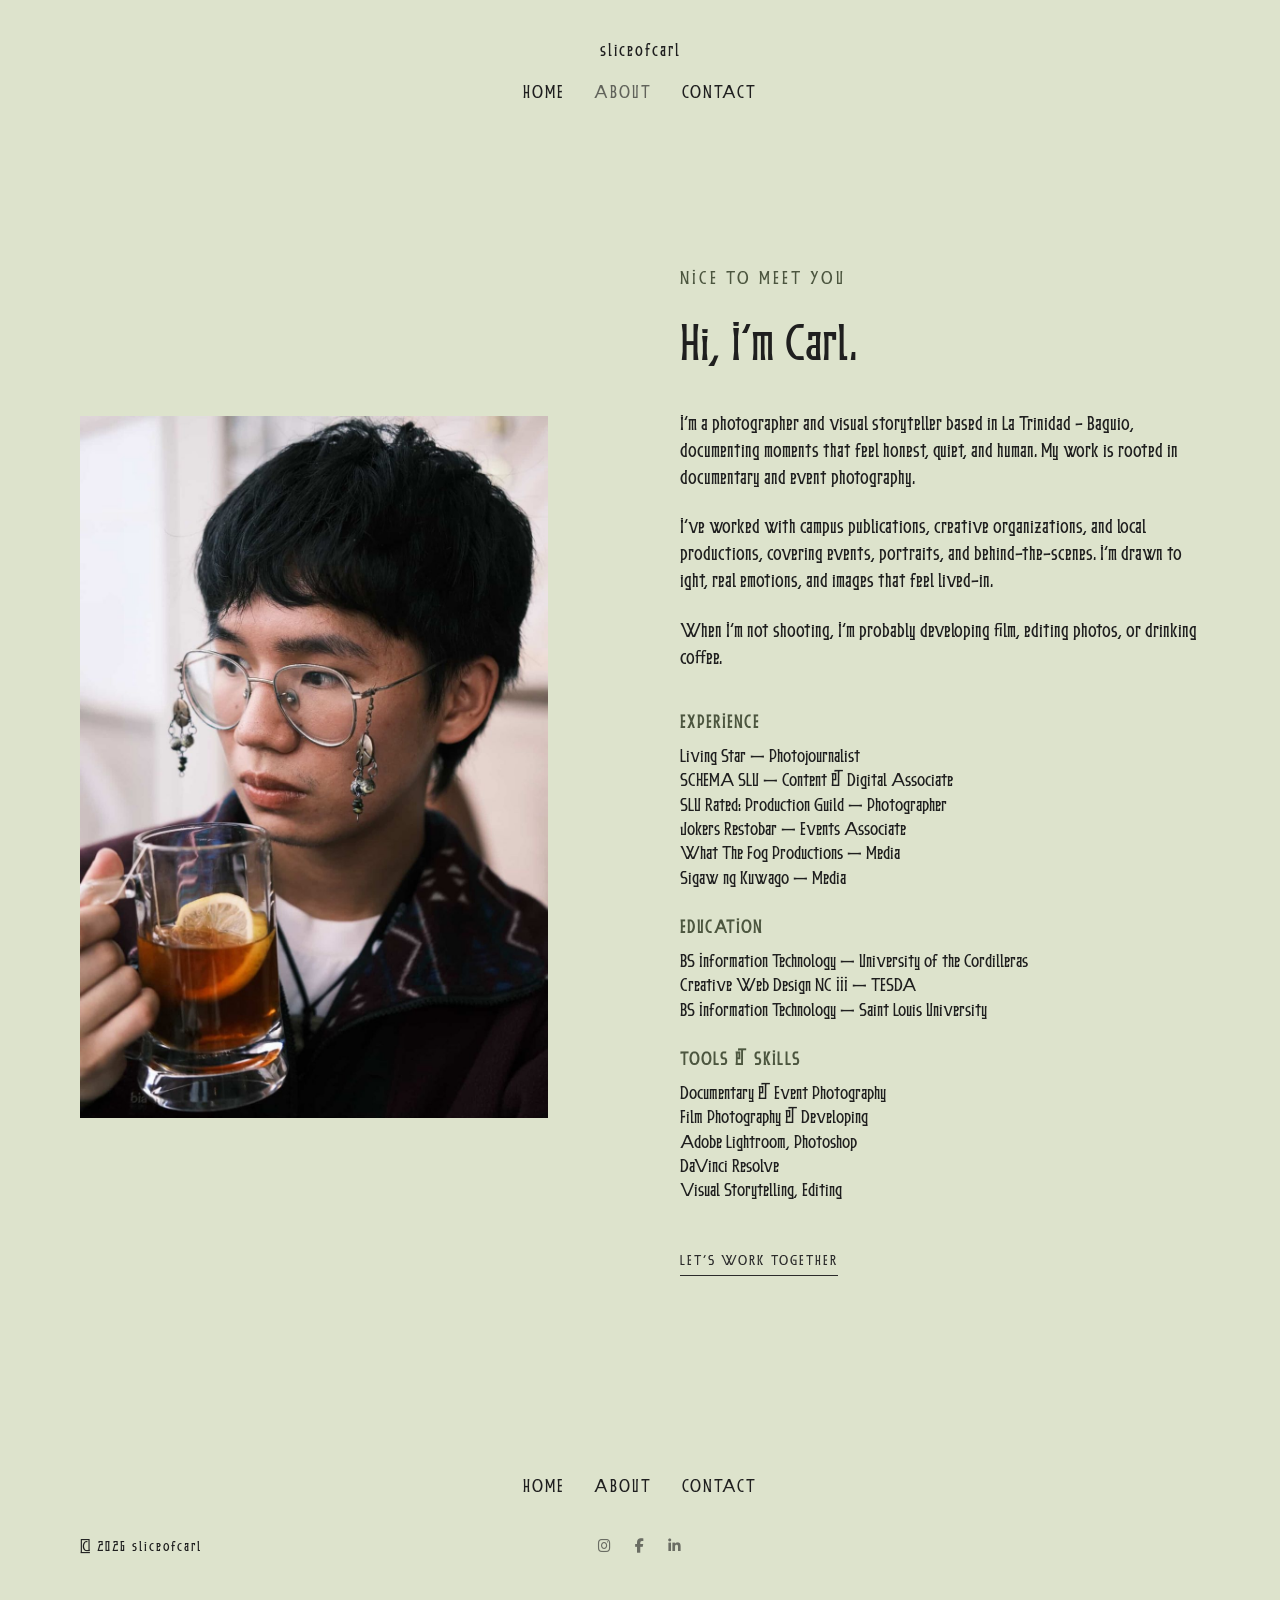
<file: Resume/about.html>
<!DOCTYPE html>
<html lang="en">
<head>
    <meta charset="UTF-8">
    <meta name="viewport" content="width=device-width, initial-scale=1.0">
    <title>About | sliceofcarl</title>
    <link rel="stylesheet" href="https://cdnjs.cloudflare.com/ajax/libs/font-awesome/6.5.0/css/all.min.css">
    <link rel="stylesheet" href="styles.css">
</head>


<button id="scrollTopBtn" aria-label="Scroll to top">
    <i class="fa-solid fa-arrow-up"></i>
</button>

<script src="script.js"></script>

<body>

<!-- Navigation -->
<nav class="nav">
    <div class="logo">sliceofcarl</div>
    <ul>
        <li><a href="index.html">Home</a></li>
        <li><a href="about.html" class="active">About</a></li>
        <li><a href="contact.html">Contact</a></li>
    </ul>
</nav>

<!-- About Section -->
<section class="about">
    <div class="about-image">
        <img src="images/A.jpg" alt="Fredrian Carl Cupido">
    </div>

    <div class="about-text">
        <span class="eyebrow">nice to meet you</span>
        <h1>Hi, I’m Carl.</h1>

        <p>
            I’m a photographer and visual storyteller based in La Trinidad - Baguio, 
            documenting moments that feel honest, quiet, and human. My work is rooted in
            documentary and event photography.
        </p>

        <p>
            I’ve worked with campus publications, creative organizations, and local
            productions, covering events, portraits, and behind-the-scenes.
            I’m drawn to ight, real emotions, and images that feel lived-in.
        </p>

        <p>
            When I’m not shooting, I’m probably developing film, editing photos,
            or drinking coffee.
        </p>

        <!-- Background Section -->
        <div class="about-meta">
            <h2>Experience</h2>
            <p>
                Living Star — Photojournalist<br>
                SCHEMA SLU — Content & Digital Associate<br>
                SLU Rated: Production Guild — Photographer<br>
                Jokers Restobar — Events Associate<br>
                What The Fog Productions — Media <br>
                Sigaw ng Kuwago — Media
            </p>

            <h2>Education</h2>
            <p>
                BS Information Technology — University of the Cordilleras<br>
                Creative Web Design NC III — TESDA<br>
                BS Information Technology — Saint Louis University
            </p>

            <h2>Tools & Skills</h2>
            <p>
                Documentary & Event Photography<br>
                Film Photography & Developing<br>
                Adobe Lightroom, Photoshop<br>
                DaVinci Resolve<br>
                Visual Storytelling, Editing
            </p>
        </div>

        <a href="contact.html" class="about-cta">Let’s work together</a>
    </div>
</section>

<!-- Footer -->
<footer class="footer">
    <div class="footer-left">
        © 2026 sliceofcarl
    </div>

    <ul class="footer-nav">
        <li><a href="index.html">Home</a></li>
        <li><a href="about.html" class="active">About</a></li>
        <li><a href="contact.html">Contact</a></li>
    </ul>

    <div class="footer-social">
        <a href="https://www.instagram.com/sliceofcarl/"><i class="fa-brands fa-instagram"></i></a>
        <a href="https://www.facebook.com/profile.php?id=61573863953875"><i class="fa-brands fa-facebook-f"></i></a>
        <a href="https://www.linkedin.com/in/cupido-fredrian-1b6964377/"><i class="fa-brands fa-linkedin-in"></i></a>
    </div>
</footer>

</body>
</html>
</file>
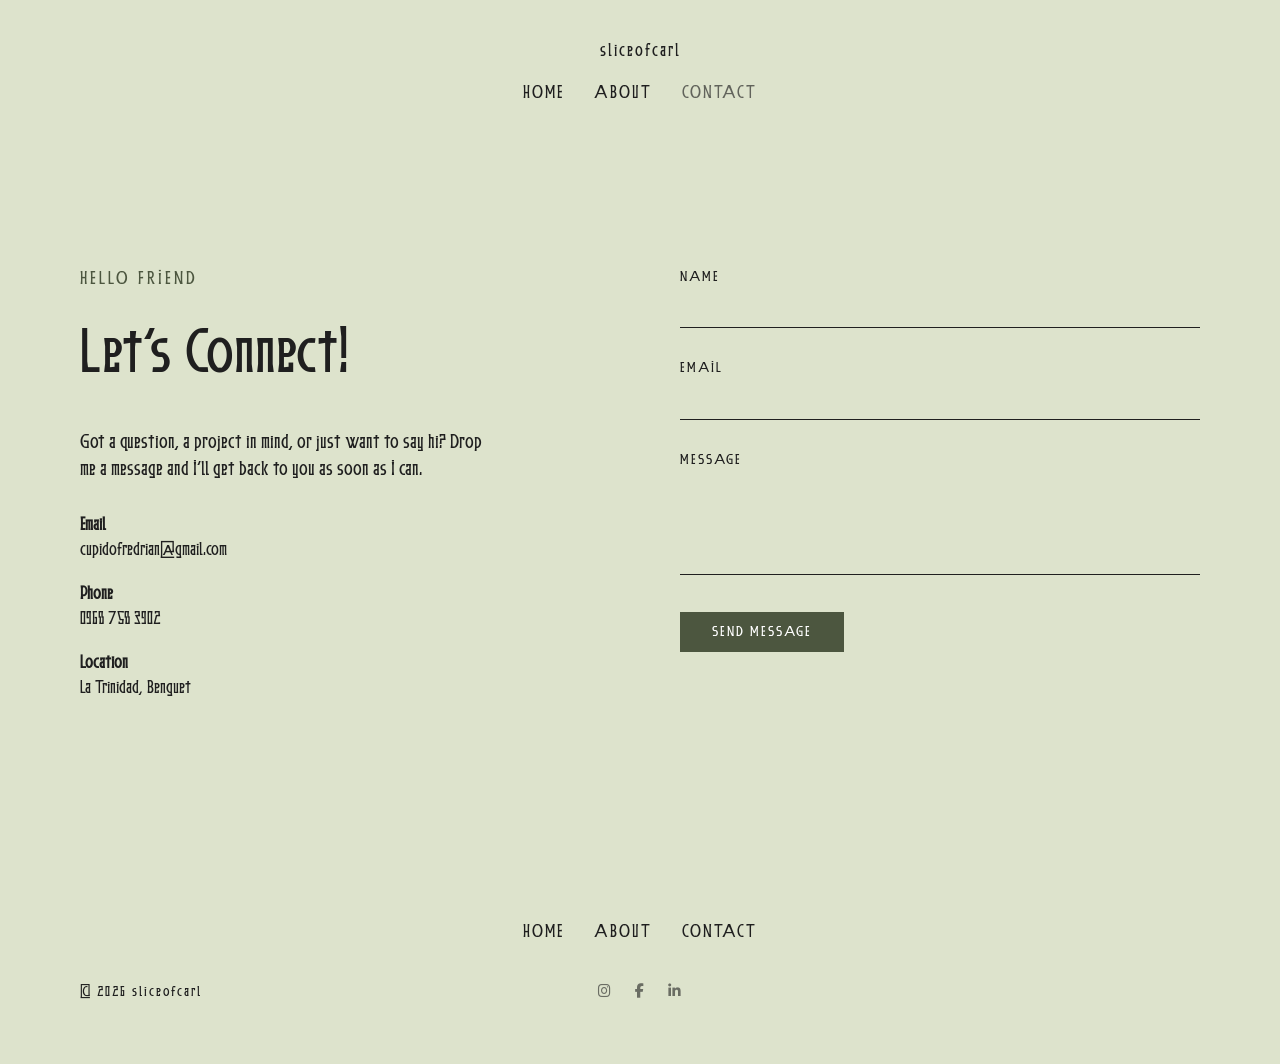
<file: Resume/contact.html>
<!DOCTYPE html>
<html lang="en">
<head>
    <meta charset="UTF-8">
    <meta name="viewport" content="width=device-width, initial-scale=1.0">
    <title>Contact | sliceofcarl</title>
    <link rel="stylesheet" href="https://cdnjs.cloudflare.com/ajax/libs/font-awesome/6.5.0/css/all.min.css">
    <link rel="stylesheet" href="styles.css">
</head>

<button id="scrollTopBtn" aria-label="Scroll to top">
    <i class="fa-solid fa-arrow-up"></i>
</button>

<script src="script.js"></script>

<body>

<!-- Navigation -->
<nav class="nav">
    <div class="logo">sliceofcarl</div>
    <ul>
        <li><a href="index.html">Home</a></li>
        <li><a href="about.html">About</a></li>
        <li><a href="contact.html" class="active">Contact</a></li>
    </ul>
</nav>

<!-- Contact Section -->
<section class="contact">
    <div class="contact-text">
        <span class="eyebrow">hello friend</span>
        <h1>Let's Connect!</h1>
        <p>
            Got a question, a project in mind, or just want to say hi? Drop me a message and I’ll get back to you as soon as I can. 
        </p>

        <div class="contact-details">
            <p><strong>Email</strong><br>cupidofredrian@gmail.com</p>
            <p><strong>Phone</strong><br>0968 758 3902</p>
            <p><strong>Location</strong><br>La Trinidad, Benguet</p>
        </div>
    </div>

    <form class="contact-form">
        <label>
            Name
            <input type="text" required>
        </label>

        <label>
            Email
            <input type="email" required>
        </label>

        <label>
            Message
            <textarea rows="5" required></textarea>
        </label>

        <button type="submit" class="btn">Send message</button>
    </form>
</section>

<!-- Footer -->
<footer class="footer">
    <div class="footer-left">
        © 2026 sliceofcarl
    </div>

    <ul class="footer-nav">
        <li><a href="index.html">Home</a></li>
        <li><a href="about.html">About</a></li>
        <li><a href="contact.html" class="active">Contact</a></li>
    </ul>

    <div class="footer-social">
        <a href="https://www.instagram.com/sliceofcarl/"><i class="fa-brands fa-instagram"></i></a>
        <a href="https://www.facebook.com/profile.php?id=61573863953875"><i class="fa-brands fa-facebook-f"></i></a>
        <a href="https://www.linkedin.com/in/cupido-fredrian-1b6964377/"><i class="fa-brands fa-linkedin-in"></i></a>
    </div>
</footer>

</body>
</html>
</file>
<file: Resume/styles.css>
@font-face {
    font-family: "BackOut";
    src: url("webfonts/BackOut.woff2") format("woff2"),
         url("webfonts/BackOut.woff") format("woff");
    font-weight: normal;
    font-style: normal;
}

/* ===== Reset ===== */
* {
    margin: 0;
    padding: 0;
    box-sizing: border-box;
}

/* ===== Base ===== */
body {
    font-family: "BackOut", sans-serif;
    background-color: #dde3cc;
    color: #1f1f1f;
    line-height: 1.7;
}

h1{
    font-family: "BackOut", sans-serif;
}
body.lightbox-open {
    overflow: hidden;
}


/* ===== Navigation ===== */
.nav {
    display: flex;
    flex-direction: column;      
    align-items: center;         
    padding: 40px 80px;
    font-size: 0.9rem;
    letter-spacing: 2px;
    text-transform: uppercase;
}

.logo {
    letter-spacing: 2px;
    font-family: "BackOut", sans-serif;
    text-transform: lowercase;
}

/* nav links row */
.nav ul {
    list-style: none;            
    display: flex;               
    gap: 30px;
    margin-top: 18px;            
    padding: 0;
}

.nav a {
    text-decoration: none;
    color: #1f1f1f;
    padding-bottom: 4px;
    transition: opacity 0.4s ease;
}

.nav a:hover,
.nav a.active {
    opacity: 0.65;
}




/* =========================
   HOME
========================= */

/* ===== Hero ===== */
.hero {
    display: grid;
    grid-template-columns: 1fr 1fr;
    gap: 80px;
    padding: 60px 80px 120px;
    align-items: center;
    margin-top: 40px;
}

.hero-text {
    max-width: 480px;
}

.eyebrow {
    font-size: 0.95rem;
    letter-spacing: 3px;
    text-transform: uppercase;
    display: block;
    margin-bottom: 20px;
    color: #4c563f;
}

.hero h1 {
    font-size: 2.7rem;
    font-weight: normal;
    line-height: 1.2;
    margin-bottom: 30px;
}

.hero p {
    font-size: 1rem;
    margin-bottom: 40px;
}

.btn {
    font-family: "BackOut", sans-serif;
    display: inline-block;
    padding: 14px 28px;
    background: #4c563f;
    color: #fff;
    text-decoration: none;
    font-size: 0.75rem;
    letter-spacing: 2px;
    text-transform: uppercase;
    transition: opacity 0.4s ease;
}

.btn:hover,
.btn.active {
    opacity: 0.65;
}


/* Hero Image */
.hero-image img {
    width: 80%;
    height: auto;
    object-fit: cover;
}

/* ===== Gallery ===== */
.gallery {
    display: grid;
    grid-template-columns: repeat(2, 1fr);
    gap: 40px;
    padding: 80px;
}

.gallery img {
    width: 100%;
    height: auto;
    object-fit: cover;
    cursor: pointer;
    transition: opacity 0.3s ease;
}

.gallery img:hover {
    opacity: 0.85;
}

/* =========================
   ABOUT
========================= */

.about {
    display: grid;
    grid-template-columns: 1fr 1fr;
    gap: 80px;
    padding: 120px 80px;
    align-items: center;
}

.about-image img {
    width: 90%;
    height: auto;
    object-fit: cover;
}

.about-text {
    max-width: 520px;
}

.about-text h1 {
    font-size: 2.6rem;
    font-weight: normal;
    margin-bottom: 28px;
}

.about-text p {
    font-size: 1rem;
    margin-bottom: 22px;
}

.about-meta {
    margin-top: 40px;
}

.about-meta h2 {
    font-size: 0.85rem;
    letter-spacing: 2px;
    text-transform: uppercase;
    margin-bottom: 10px;
    color: #4c563f;
}

.about-meta p {
    font-size: 0.95rem;
    margin-bottom: 26px;
    line-height: 1.6;
}

.about-cta {
    display: inline-block;
    margin-top: 20px;
    padding-bottom: 4px;
    font-size: 0.75rem;
    letter-spacing: 2px;
    text-transform: uppercase;
    text-decoration: none;
    color: #2b2b2b;
    border-bottom: 1px solid #2b2b2b;
    transition: opacity 0.4s ease;
}

.about-cta:hover,
.about-cta.active {
    opacity: 0.65;
}

/* =========================
   CONTACT 
========================= */

.contact {
    display: grid;
    grid-template-columns: 1fr 1fr;
    gap: 80px;
    padding: 120px 80px;
    align-items: start;
}

.contact-text {
    max-width: 420px;
}

.contact h1 {
    font-size: 3.2rem;
    font-weight: normal;
    margin-bottom: 30px;
}

.contact p {
    margin-bottom: 30px;
    font-size: 1rem;
}

.contact-details p {
    margin-bottom: 20px;
    font-size: 0.9rem;
}

/* ===== Form ===== */
.contact-form {
    display: flex;
    flex-direction: column;
    gap: 30px;
}

.contact-form label {
    font-size: 0.75rem;
    letter-spacing: 2px;
    text-transform: uppercase;
}

.contact-form input,
.contact-form textarea {
    width: 100%;
    padding: 12px 0;
    border: none;
    border-bottom: 1px solid #1f1f1f;
    background: transparent;
    font-family: inherit;
    font-size: 1rem;
    outline: none;
}

.contact-form textarea {
    resize: none;
}

.contact-form button {
    align-self: flex-start;
    padding: 14px 32px;
    background: #4c563f;
    color: #fff;
    border: none;
    font-size: 0.75rem;
    letter-spacing: 2px;
    text-transform: uppercase;
    cursor: pointer;
}


/* ===== Footer ===== */
.footer {
    padding: 80px 80px 60px;
    font-size: 0.9rem;
    letter-spacing: 2px;
    text-transform: uppercase;

    display: grid;
    grid-template-columns: 1fr auto 1fr;
    grid-template-rows: auto auto;
    row-gap: 34px;
    align-items: center;
}

/* Nav — top row, centered */
.footer-nav {
    grid-column: 1 / -1;
    grid-row: 1;
    justify-self: center;

    list-style: none;
    display: flex;
    gap: 30px;
    padding: 0;
    margin: 0;
}

.footer-nav a {
    text-decoration: none;
    color: #1f1f1f;
    padding-bottom: 4px;
    transition: opacity 0.4s ease;
}

.footer-nav a:hover {
    opacity: 0.65;
}

/* Copyright — bottom left */
.footer-left {
    grid-column: 1;
    grid-row: 2;
    justify-self: start;
    font-size: 0.75rem;
    text-transform: lowercase;
}

/* Socials — bottom CENTER */
.footer-social {
    grid-column: 2;
    grid-row: 2;
    justify-self: center;

    display: flex;
    gap: 22px;
}

.footer-social a {
    color: #1f1f1f;
    font-size: 0.9rem;
    opacity: 0.6;
    transition: opacity 0.4s ease;
}

.footer-social a:hover {
    opacity: 1;
}

/* ===== Scroll To Top Button ===== */
#scrollTopBtn {
    position: fixed;
    bottom: 40px;
    right: 40px;

    background: transparent;
    border: none;
    cursor: pointer;

    font-size: 1.2rem;
    color: #1f1f1f;
    opacity: 0.5;

    display: none; /* hidden by default */
    transition: opacity 0.3s ease;
}

#scrollTopBtn:hover {
    opacity: 1;
}

/* ===== Lightbox ===== */

#lightbox {
    position: fixed;
    inset: 0;
    background: rgba(221, 227, 204, 0.98); /* your site bg */
    display: none;
    align-items: center;
    justify-content: center;
    z-index: 9999;
    
}

#lightbox img {
    max-width: 80%;
    max-height: 85%;
    object-fit: contain;
    transition: opacity 0.35s ease, transform 0.35s ease;
}

/* Controls */
.lightbox-close,
.lightbox-prev,
.lightbox-next {
    position: absolute;
    background: none;
    border: none;
    font-size: 2rem;
    cursor: pointer;
    color: #1f1f1f;
    opacity: 0.6;
    transition: opacity 0.3s ease;
}

.lightbox-close:hover,
.lightbox-prev:hover,
.lightbox-next:hover {
    opacity: 1;
}

.lightbox-close {
    top: 30px;
    right: 40px;
}

.lightbox-prev {
    left: 40px;
}

.lightbox-next {
    right: 40px;
}

/* Mobile tweaks */
@media (max-width: 600px) {
    #lightbox img {
        max-width: 90%;
        max-height: 80%;
    }

    .lightbox-prev {
        left: 20px;
    }

    .lightbox-next {
        right: 20px;
    }

    .lightbox-close {
        right: 20px;
    }
}



/* ===== Responsive ===== */
@media (max-width: 900px) {
    .nav {
        padding: 30px 20px;
    }

    .hero {
        grid-template-columns: 1fr;
        padding: 60px 30px 100px;
    }

    .gallery {
        grid-template-columns: 1fr;
        padding: 40px 30px;
    }

    .about {
        grid-template-columns: 1fr;
        padding: 80px 30px;
    }

    .about-image {
        order: -1;
    }

    .contact {
        grid-template-columns: 1fr;
        padding: 80px 30px;
    }

    .footer {
        grid-template-columns: 1fr;
        gap: 30px;
        text-align: center;
    }

    .footer-left,
    .footer-social {
        justify-self: center;
    }

    
}
</file>
